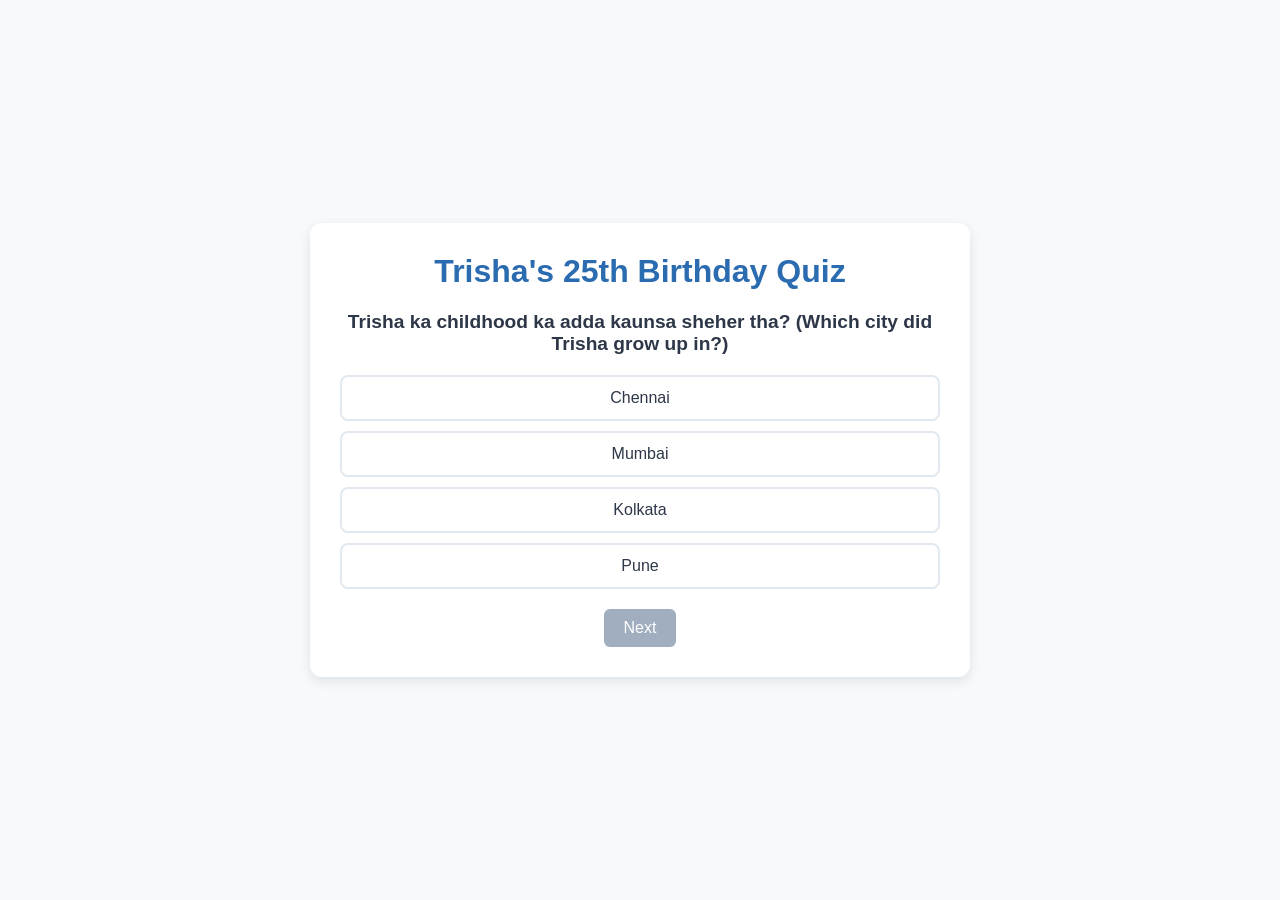
<file: index.html>
<!DOCTYPE html>
<html lang="en">
<head>
    <meta charset="UTF-8">
    <meta name="viewport" content="width=device-width, initial-scale=1.0">
    <title>Trisha's 25th Birthday Quiz</title>
    <link rel="stylesheet" href="style.css">
</head>
<body>
    <div class="quiz-wrapper">
        <h1>Trisha's 25th Birthday Quiz</h1>
        <div id="question-container" class="question-container">
            <div id="question" class="question"></div>
            <div id="options" class="options"></div>
        </div>
        <button id="next-btn" class="next-btn" disabled>Next</button>
        <div id="score-container" class="score-container hidden"></div>
    </div>
    <script src="quiz.js"></script>
</body>
</html>
</file>
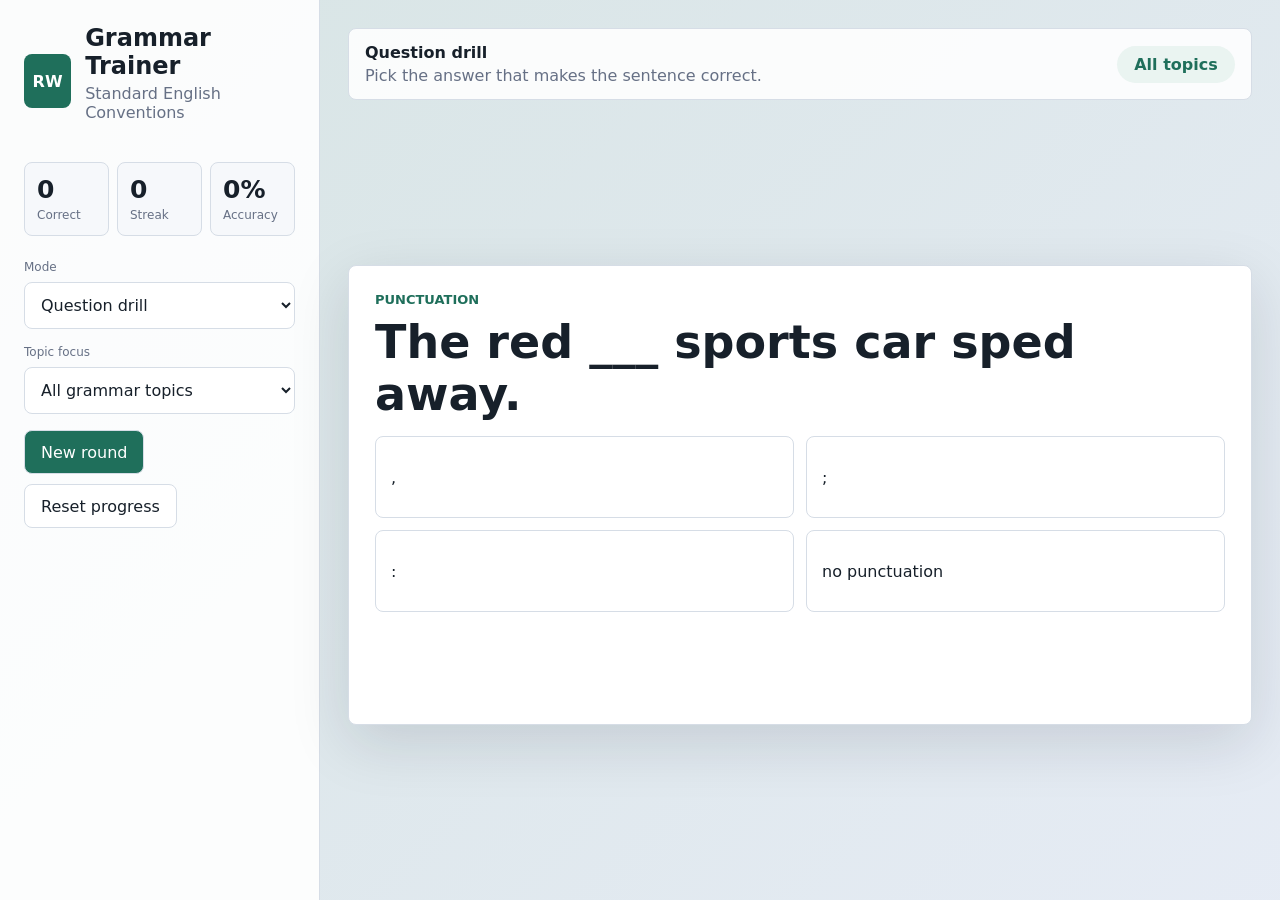
<file: sat-grammar/index.html>
<!doctype html>
<html lang="en">
  <head>
    <meta charset="utf-8" />
    <meta name="viewport" content="width=device-width, initial-scale=1" />
    <meta name="apple-mobile-web-app-capable" content="yes" />
    <meta name="apple-mobile-web-app-title" content="SAT Grammar" />
    <meta name="apple-mobile-web-app-status-bar-style" content="default" />
    <meta name="theme-color" content="#1f6f5b" />
    <title>Eashan SAT Grammar Trainer</title>
    <link rel="stylesheet" href="./styles.css" />
  </head>
  <body>
    <main class="app-shell">
      <aside class="sidebar" aria-label="SAT grammar controls">
        <div class="brand">
          <div class="brand-mark" aria-hidden="true">RW</div>
          <div>
            <h1>Grammar Trainer</h1>
            <p>Standard English Conventions</p>
          </div>
        </div>

        <section class="stats-grid" aria-label="Progress">
          <div>
            <span id="correctCount">0</span>
            <label>Correct</label>
          </div>
          <div>
            <span id="streakCount">0</span>
            <label>Streak</label>
          </div>
          <div>
            <span id="accuracyCount">0%</span>
            <label>Accuracy</label>
          </div>
        </section>

        <div class="controls">
          <label for="modeSelect">Mode</label>
          <select id="modeSelect">
            <option value="drill">Question drill</option>
            <option value="rules">Rule cards</option>
            <option value="decision">Punctuation tree</option>
            <option value="blurt">Blurt practice</option>
          </select>
        </div>

        <div class="controls">
          <label for="topicSelect">Topic focus</label>
          <select id="topicSelect">
            <option value="all">All grammar topics</option>
            <option value="punctuation">Punctuation</option>
            <option value="clauses">Clauses</option>
            <option value="agreement">Subject-verb agreement</option>
            <option value="verbs">Verb tense</option>
            <option value="modifiers">Modifiers</option>
            <option value="parallelism">Parallelism</option>
            <option value="pronouns">Pronouns</option>
          </select>
        </div>

        <div class="action-row">
          <button id="newRoundBtn" type="button">New round</button>
          <button id="resetBtn" type="button">Reset progress</button>
        </div>
      </aside>

      <section class="stage" aria-live="polite">
        <div class="top-strip">
          <div>
            <strong id="screenTitle">Question drill</strong>
            <span id="screenMeta">Pick the answer that makes the sentence correct.</span>
          </div>
          <div class="pill" id="topicPill">All topics</div>
        </div>

        <section id="drillView" class="mode-panel">
          <div class="question-card">
            <p class="eyebrow" id="questionTopic">Punctuation</p>
            <h2 id="questionText">Loading...</h2>
            <div id="choiceGrid" class="choice-grid"></div>
            <div id="feedback" class="feedback"></div>
          </div>
        </section>

        <section id="rulesView" class="mode-panel hidden">
          <div class="rule-card">
            <p class="eyebrow" id="ruleTopic">Rule</p>
            <h2 id="ruleTitle">Independent Clause</h2>
            <p id="ruleBody"></p>
            <div class="rule-example" id="ruleExample"></div>
          </div>
          <div class="answer-row">
            <button id="prevRuleBtn" type="button">Previous</button>
            <button id="nextRuleBtn" type="button">Next rule</button>
          </div>
        </section>

        <section id="decisionView" class="mode-panel hidden">
          <div class="tree-grid" id="treeGrid"></div>
        </section>

        <section id="blurtView" class="mode-panel hidden">
          <div class="blurt-layout">
            <div class="rule-card">
              <p class="eyebrow">Memory check</p>
              <h2 id="blurtPrompt">Write all seven FANBOYS.</h2>
              <textarea id="blurtInput" placeholder="Type from memory here..."></textarea>
              <div class="answer-row">
                <button id="showAnswerBtn" type="button">Show answer</button>
                <button id="nextBlurtBtn" type="button">Next prompt</button>
              </div>
            </div>
            <div id="blurtAnswer" class="answer-panel"></div>
          </div>
        </section>
      </section>
    </main>

    <script src="./grammar-data.js"></script>
    <script src="./app.js"></script>
  </body>
</html>
</file>
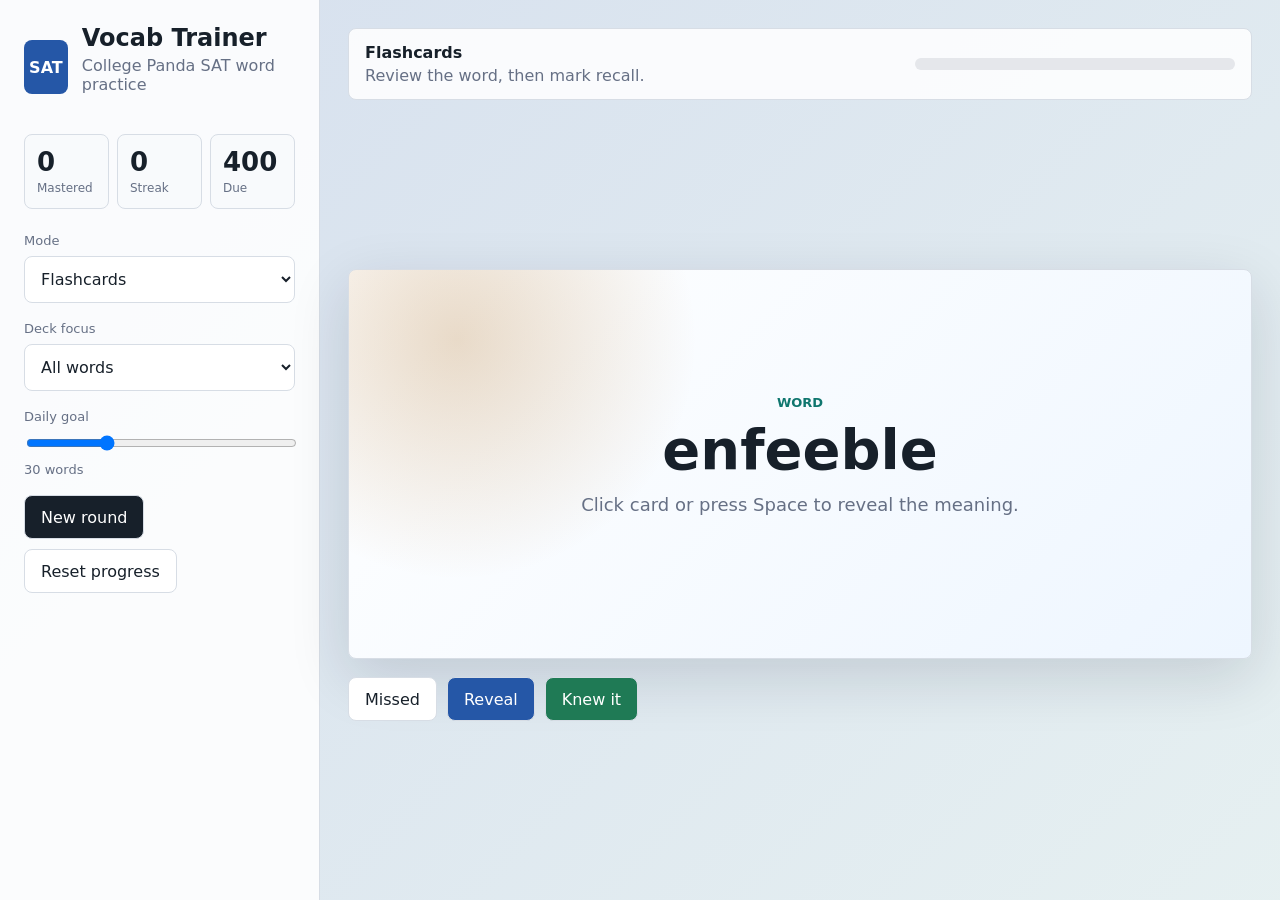
<file: sat-vocab/index.html>
<!doctype html>
<html lang="en">
  <head>
    <meta charset="utf-8" />
    <meta name="viewport" content="width=device-width, initial-scale=1" />
    <meta name="apple-mobile-web-app-capable" content="yes" />
    <meta name="apple-mobile-web-app-title" content="SAT Vocab" />
    <meta name="apple-mobile-web-app-status-bar-style" content="default" />
    <meta name="theme-color" content="#2557a7" />
    <title>Eashan SAT Vocab Trainer</title>
    <link rel="stylesheet" href="./styles.css" />
  </head>
  <body>
    <main class="app-shell">
      <aside class="sidebar" aria-label="Study controls">
        <div class="brand">
          <div class="brand-mark" aria-hidden="true">SAT</div>
          <div>
            <h1>Vocab Trainer</h1>
            <p>College Panda SAT word practice</p>
          </div>
        </div>

        <section class="stats-grid" aria-label="Progress">
          <div>
            <span id="masteredCount">0</span>
            <label>Mastered</label>
          </div>
          <div>
            <span id="streakCount">0</span>
            <label>Streak</label>
          </div>
          <div>
            <span id="dueCount">0</span>
            <label>Due</label>
          </div>
        </section>

        <div class="controls">
          <label for="modeSelect">Mode</label>
          <select id="modeSelect">
            <option value="flash">Flashcards</option>
            <option value="quiz">Multiple choice</option>
            <option value="type">Type answer</option>
            <option value="match">Speed match</option>
            <option value="import">Import words</option>
          </select>
        </div>

        <div class="controls">
          <label for="deckFilter">Deck focus</label>
          <select id="deckFilter">
            <option value="all">All words</option>
            <option value="due">Due / weak words</option>
            <option value="new">New words</option>
            <option value="mastered">Mastered review</option>
          </select>
        </div>

        <div class="controls">
          <label for="dailyGoal">Daily goal</label>
          <input id="dailyGoal" type="range" min="10" max="80" value="30" step="5" />
          <output id="dailyGoalOut">30 words</output>
        </div>

        <div class="action-row">
          <button id="resetSessionBtn" type="button">New round</button>
          <button id="resetProgressBtn" type="button">Reset progress</button>
        </div>
      </aside>

      <section class="stage" aria-live="polite">
        <div class="progress-strip">
          <div>
            <strong id="sessionTitle">Flashcards</strong>
            <span id="sessionMeta">Review the word, then mark recall.</span>
          </div>
          <div class="meter" aria-label="Daily progress">
            <div id="goalMeter"></div>
          </div>
        </div>

        <section id="flashView" class="mode-panel">
          <div class="word-card" id="flashCard" tabindex="0" role="button" aria-label="Flip flashcard">
            <div class="card-face">
              <p class="eyebrow" id="flashTag">Word</p>
              <h2 id="flashWord">abate</h2>
              <p id="flashHint">Click card or press Space to reveal the meaning.</p>
              <p class="example-line" id="flashExample"></p>
            </div>
          </div>
          <div class="answer-row">
            <button id="forgotBtn" type="button">Missed</button>
            <button id="flipBtn" type="button">Reveal</button>
            <button id="knewBtn" type="button">Knew it</button>
          </div>
        </section>

        <section id="quizView" class="mode-panel hidden">
          <div class="prompt-line">
            <p class="eyebrow">Choose the meaning</p>
            <h2 id="quizWord">abate</h2>
          </div>
          <div id="quizChoices" class="choice-grid"></div>
          <p id="quizFeedback" class="feedback"></p>
          <p id="quizExample" class="example-line"></p>
        </section>

        <section id="typeView" class="mode-panel hidden">
          <div class="prompt-line">
            <p class="eyebrow">Type the word</p>
            <h2 id="typeDefinition">to reduce in intensity</h2>
          </div>
          <form id="typeForm" class="type-form">
            <input id="typeInput" autocomplete="off" spellcheck="false" placeholder="Enter word" />
            <button type="submit">Check</button>
          </form>
          <p id="typeFeedback" class="feedback"></p>
          <p id="typeExample" class="example-line"></p>
        </section>

        <section id="matchView" class="mode-panel hidden">
          <div class="match-head">
            <div>
              <p class="eyebrow">Speed match</p>
              <h2>Pair words with meanings</h2>
            </div>
            <div class="timer"><span id="matchTimer">0.0</span>s</div>
          </div>
          <div id="matchBoard" class="match-board"></div>
          <p id="matchFeedback" class="feedback"></p>
        </section>

        <section id="importView" class="mode-panel hidden">
          <div class="import-layout">
            <div>
              <p class="eyebrow">Import Quizlet terms</p>
              <h2>Paste exported words</h2>
              <p class="body-copy">
                Open Quizlet, use export/copy if available, then paste one term and definition per line. Supported formats:
                term TAB definition, term - definition, or term: definition.
              </p>
              <textarea id="importText" placeholder="abate	to reduce in intensity&#10;aberration - a departure from what is normal&#10;abstain: to choose not to do something"></textarea>
              <div class="answer-row">
                <button id="importBtn" type="button">Import words</button>
                <button id="restoreStarterBtn" type="button">Restore starter deck</button>
              </div>
            </div>
            <div class="import-note">
              <h3>Quizlet note</h3>
              <p>
                The linked Quizlet set is protected, so the app keeps working with a starter SAT list and lets you paste the official export later.
              </p>
              <p>
                Password for the set: <strong>mindfish</strong>
              </p>
            </div>
          </div>
        </section>
      </section>
    </main>

    <script src="./vocab-data.js"></script>
    <script src="./app.js"></script>
  </body>
</html>
</file>
<file: style.css>
body {
    font-family: Arial, Helvetica, sans-serif;
    background-color: #f7fafc;
    color: #2d3748;
    margin: 0;
    padding: 0;
    display: flex;
    justify-content: center;
    align-items: center;
    min-height: 100vh;
}

.quiz-wrapper {
    background: #ffffff;
    padding: 30px;
    border-radius: 12px;
    box-shadow: 0 4px 12px rgba(0, 0, 0, 0.1);
    max-width: 600px;
    width: 100%;
    text-align: center;
}

h1 {
    margin-top: 0;
    color: #2b6cb0;
}

.question {
    font-size: 1.2rem;
    margin-bottom: 20px;
    font-weight: bold;
}

.options {
    display: flex;
    flex-direction: column;
    gap: 10px;
    margin-bottom: 20px;
}

.option {
    padding: 12px 16px;
    border: 2px solid #e2e8f0;
    border-radius: 8px;
    cursor: pointer;
    transition: background-color 0.2s, border-color 0.2s;
}

.option:hover {
    background-color: #f0f8ff;
}

.option.selected {
    border-color: #2b6cb0;
    background-color: #ebf8ff;
}

.next-btn {
    padding: 10px 20px;
    font-size: 1rem;
    background-color: #2b6cb0;
    color: #ffffff;
    border: none;
    border-radius: 6px;
    cursor: pointer;
    transition: background-color 0.2s;
}

.next-btn:disabled {
    background-color: #a0aec0;
    cursor: not-allowed;
}

.next-btn:not(:disabled):hover {
    background-color: #1e5aa6;
}

.score-container {
    margin-top: 20px;
    font-size: 1.2rem;
    font-weight: bold;
}

.hidden {
    display: none;
}
</file>
<file: sat-grammar/styles.css>
:root {
  color-scheme: light;
  --ink: #17202a;
  --muted: #667085;
  --line: #d6dde6;
  --paper: #f6f8fb;
  --white: #ffffff;
  --green: #1f6f5b;
  --blue: #2557a7;
  --red: #b42318;
  --gold: #9a5b13;
  --shadow: 0 18px 60px rgba(15, 23, 42, 0.13);
}

* {
  box-sizing: border-box;
}

body {
  margin: 0;
  min-height: 100vh;
  background:
    linear-gradient(135deg, rgba(31, 111, 91, 0.14), rgba(37, 87, 167, 0.08)),
    var(--paper);
  color: var(--ink);
  font-family: Inter, ui-sans-serif, system-ui, -apple-system, BlinkMacSystemFont, "Segoe UI", sans-serif;
  -webkit-tap-highlight-color: transparent;
}

button,
select,
textarea {
  font: inherit;
  border: 1px solid var(--line);
}

button {
  min-height: 44px;
  border-radius: 8px;
  padding: 0 16px;
  background: var(--ink);
  color: var(--white);
  cursor: pointer;
}

button:hover {
  filter: brightness(1.06);
}

#resetBtn,
#prevRuleBtn {
  background: var(--white);
  color: var(--ink);
}

#newRoundBtn,
#nextRuleBtn,
#nextBlurtBtn {
  background: var(--green);
}

.app-shell {
  display: grid;
  grid-template-columns: 320px minmax(0, 1fr);
  min-height: 100vh;
}

.sidebar {
  padding: 24px;
  background: rgba(255, 255, 255, 0.9);
  border-right: 1px solid var(--line);
}

.brand {
  display: flex;
  align-items: center;
  gap: 14px;
  margin-bottom: 24px;
}

.brand-mark {
  display: grid;
  place-items: center;
  width: 54px;
  height: 54px;
  border-radius: 8px;
  background: var(--green);
  color: var(--white);
  font-weight: 900;
}

h1,
h2,
h3,
p {
  margin-top: 0;
}

h1 {
  margin-bottom: 4px;
  font-size: 24px;
}

h2 {
  font-size: clamp(25px, 4.2vw, 46px);
  line-height: 1.12;
  margin-bottom: 16px;
}

.brand p,
.top-strip span,
.feedback,
.rule-card p,
.answer-panel {
  color: var(--muted);
}

.stats-grid {
  display: grid;
  grid-template-columns: repeat(3, 1fr);
  gap: 8px;
  margin-bottom: 24px;
}

.stats-grid div {
  padding: 12px;
  background: var(--paper);
  border: 1px solid var(--line);
  border-radius: 8px;
}

.stats-grid span {
  display: block;
  font-size: 25px;
  font-weight: 850;
}

.stats-grid label,
.controls label {
  color: var(--muted);
  font-size: 12px;
}

.controls {
  display: grid;
  gap: 8px;
  margin-bottom: 16px;
}

select,
textarea {
  width: 100%;
  border-radius: 8px;
  background: var(--white);
  color: var(--ink);
  padding: 12px;
}

textarea {
  min-height: 220px;
  resize: vertical;
}

.action-row,
.answer-row {
  display: flex;
  gap: 10px;
  flex-wrap: wrap;
}

.stage {
  display: grid;
  grid-template-rows: auto 1fr;
  gap: 18px;
  padding: 28px;
}

.top-strip {
  display: flex;
  justify-content: space-between;
  gap: 16px;
  align-items: center;
  padding: 14px 16px;
  background: rgba(255, 255, 255, 0.88);
  border: 1px solid var(--line);
  border-radius: 8px;
}

.top-strip span {
  display: block;
  margin-top: 4px;
}

.pill {
  min-width: 118px;
  padding: 9px 12px;
  border-radius: 999px;
  background: #eaf4f1;
  color: var(--green);
  text-align: center;
  font-weight: 800;
}

.mode-panel {
  min-height: 560px;
  display: grid;
  align-content: center;
  gap: 18px;
}

.hidden {
  display: none;
}

.question-card,
.rule-card {
  padding: 26px;
  background: var(--white);
  border: 1px solid var(--line);
  border-radius: 8px;
  box-shadow: var(--shadow);
}

.eyebrow {
  color: var(--green);
  font-size: 13px;
  font-weight: 850;
  text-transform: uppercase;
  margin-bottom: 10px;
}

.choice-grid {
  display: grid;
  grid-template-columns: repeat(2, minmax(0, 1fr));
  gap: 12px;
}

.choice-grid button {
  min-height: 82px;
  background: var(--white);
  color: var(--ink);
  text-align: left;
  padding: 15px;
}

.choice-grid button.correct {
  border-color: var(--green);
  background: #eaf8f1;
}

.choice-grid button.wrong {
  border-color: var(--red);
  background: #fff1f0;
}

.feedback {
  min-height: 72px;
  margin-top: 14px;
  font-weight: 700;
  line-height: 1.45;
}

.feedback.good {
  color: var(--green);
}

.feedback.bad {
  color: var(--red);
}

.rule-card p,
.rule-example,
.answer-panel {
  font-size: 18px;
  line-height: 1.55;
}

.rule-example,
.answer-panel,
.tree-step {
  padding: 16px;
  background: #fbfcfe;
  border: 1px solid var(--line);
  border-radius: 8px;
}

.tree-grid {
  display: grid;
  grid-template-columns: repeat(2, minmax(0, 1fr));
  gap: 12px;
}

.tree-step h3 {
  margin-bottom: 8px;
  font-size: 18px;
}

.tree-step p {
  color: var(--muted);
  line-height: 1.45;
}

.blurt-layout {
  display: grid;
  grid-template-columns: minmax(0, 1.2fr) minmax(280px, 0.8fr);
  gap: 18px;
}

.answer-panel {
  align-self: start;
  min-height: 260px;
  white-space: pre-wrap;
}

@media (max-width: 860px) {
  .app-shell {
    grid-template-columns: 1fr;
  }

  .sidebar {
    border-right: 0;
    border-bottom: 1px solid var(--line);
    padding: 16px;
  }

  .brand {
    margin-bottom: 14px;
  }

  .brand-mark {
    width: 46px;
    height: 46px;
  }

  h1 {
    font-size: 21px;
  }

  h2 {
    font-size: clamp(24px, 8vw, 38px);
  }

  .stage {
    padding: 14px;
  }

  .top-strip,
  .blurt-layout {
    display: grid;
  }

  .choice-grid,
  .tree-grid {
    grid-template-columns: 1fr;
  }

  .mode-panel {
    min-height: 390px;
  }

  .question-card,
  .rule-card {
    padding: 18px;
  }
}

@media (max-width: 430px) {
  .stats-grid {
    grid-template-columns: repeat(3, minmax(0, 1fr));
  }

  .stats-grid div {
    padding: 10px 8px;
  }

  .stats-grid span {
    font-size: 21px;
  }

  .action-row,
  .answer-row {
    display: grid;
    grid-template-columns: 1fr;
  }
}
</file>
<file: sat-vocab/styles.css>
:root {
  color-scheme: light;
  --ink: #17202a;
  --muted: #667085;
  --line: #d7dde5;
  --paper: #f8fafc;
  --white: #ffffff;
  --blue: #2557a7;
  --green: #1f7a55;
  --red: #b42318;
  --gold: #a15c07;
  --teal: #0f766e;
  --shadow: 0 18px 60px rgba(15, 23, 42, 0.14);
}

* {
  box-sizing: border-box;
}

body {
  margin: 0;
  min-height: 100vh;
  background:
    linear-gradient(135deg, rgba(37, 87, 167, 0.16), rgba(15, 118, 110, 0.08)),
    var(--paper);
  color: var(--ink);
  font-family: Inter, ui-sans-serif, system-ui, -apple-system, BlinkMacSystemFont, "Segoe UI", sans-serif;
  -webkit-tap-highlight-color: transparent;
}

button,
input,
select,
textarea {
  font: inherit;
}

button,
select,
input,
textarea {
  border: 1px solid var(--line);
}

button {
  min-height: 44px;
  border-radius: 8px;
  background: var(--ink);
  color: var(--white);
  cursor: pointer;
  padding: 0 16px;
  touch-action: manipulation;
}

button:hover {
  filter: brightness(1.06);
}

button.secondary,
#resetProgressBtn,
#forgotBtn {
  background: var(--white);
  color: var(--ink);
}

#knewBtn,
#importBtn {
  background: var(--green);
}

#flipBtn {
  background: var(--blue);
}

.app-shell {
  display: grid;
  grid-template-columns: 320px minmax(0, 1fr);
  min-height: 100vh;
}

.sidebar {
  background: rgba(255, 255, 255, 0.88);
  border-right: 1px solid var(--line);
  padding: 24px;
}

.brand {
  display: flex;
  gap: 14px;
  align-items: center;
  margin-bottom: 24px;
}

.brand-mark {
  display: grid;
  place-items: center;
  width: 54px;
  height: 54px;
  border-radius: 8px;
  background: var(--blue);
  color: var(--white);
  font-weight: 800;
}

h1,
h2,
h3,
p {
  margin-top: 0;
}

h1 {
  margin-bottom: 4px;
  font-size: 24px;
}

h2 {
  font-size: clamp(30px, 5.4vw, 56px);
  line-height: 1.08;
  margin-bottom: 14px;
}

h3 {
  font-size: 18px;
}

.brand p,
.body-copy,
.feedback,
.prompt-line p,
.import-note p {
  color: var(--muted);
}

.stats-grid {
  display: grid;
  grid-template-columns: repeat(3, 1fr);
  gap: 8px;
  margin-bottom: 24px;
}

.stats-grid div {
  background: var(--paper);
  border: 1px solid var(--line);
  border-radius: 8px;
  padding: 12px;
}

.stats-grid span {
  display: block;
  font-size: 26px;
  font-weight: 800;
}

.stats-grid label {
  color: var(--muted);
  font-size: 12px;
}

.controls {
  display: grid;
  gap: 8px;
  margin-bottom: 18px;
}

.controls label {
  color: var(--muted);
  font-size: 13px;
}

select,
input,
textarea {
  width: 100%;
  border-radius: 8px;
  background: var(--white);
  color: var(--ink);
  padding: 12px;
}

input[type="range"] {
  padding: 0;
}

output {
  color: var(--muted);
  font-size: 13px;
}

.action-row,
.answer-row {
  display: flex;
  gap: 10px;
  flex-wrap: wrap;
}

.stage {
  padding: 28px;
  display: grid;
  grid-template-rows: auto 1fr;
  gap: 18px;
}

.progress-strip {
  display: flex;
  justify-content: space-between;
  gap: 18px;
  align-items: center;
  background: rgba(255, 255, 255, 0.86);
  border: 1px solid var(--line);
  border-radius: 8px;
  padding: 14px 16px;
}

.progress-strip span {
  color: var(--muted);
  display: block;
  margin-top: 4px;
}

.meter {
  width: min(320px, 38vw);
  height: 12px;
  overflow: hidden;
  background: #e5e7eb;
  border-radius: 999px;
}

#goalMeter {
  width: 0%;
  height: 100%;
  background: linear-gradient(90deg, var(--green), var(--teal));
}

.mode-panel {
  min-height: 560px;
  display: grid;
  align-content: center;
  gap: 18px;
}

.hidden {
  display: none;
}

.word-card {
  min-height: 390px;
  display: grid;
  place-items: center;
  border-radius: 8px;
  background:
    radial-gradient(circle at 12% 18%, rgba(161, 92, 7, 0.22), transparent 28%),
    linear-gradient(135deg, #ffffff, #eef6ff);
  box-shadow: var(--shadow);
  border: 1px solid var(--line);
  padding: 30px;
  cursor: pointer;
}

.card-face {
  text-align: center;
  max-width: 760px;
}

.eyebrow {
  color: var(--teal);
  font-size: 13px;
  font-weight: 800;
  margin-bottom: 10px;
  text-transform: uppercase;
}

#flashHint {
  font-size: 18px;
  color: var(--muted);
}

.example-line {
  max-width: 760px;
  margin: 14px auto 0;
  color: #344054;
  font-size: 17px;
  line-height: 1.5;
}

.example-line::before {
  content: "";
}

.example-line strong {
  color: var(--gold);
  font-weight: 800;
}

.example-line span {
  display: block;
  margin-top: 6px;
}

.prompt-line {
  background: var(--white);
  border: 1px solid var(--line);
  border-radius: 8px;
  padding: 24px;
}

.choice-grid {
  display: grid;
  grid-template-columns: repeat(2, minmax(0, 1fr));
  gap: 12px;
}

.choice-grid button,
.match-item {
  min-height: 86px;
  background: var(--white);
  color: var(--ink);
  text-align: left;
  border-radius: 8px;
  padding: 16px;
}

.choice-grid button.correct,
.match-item.correct {
  border-color: var(--green);
  background: #eaf8f1;
}

.choice-grid button.wrong,
.match-item.wrong {
  border-color: var(--red);
  background: #fff1f0;
}

.feedback {
  min-height: 28px;
  font-weight: 700;
}

.feedback.good {
  color: var(--green);
}

.feedback.bad {
  color: var(--red);
}

.type-form {
  display: grid;
  grid-template-columns: minmax(0, 1fr) auto;
  gap: 10px;
}

.type-form input {
  min-height: 56px;
  font-size: 22px;
}

.match-head {
  display: flex;
  justify-content: space-between;
  align-items: end;
  gap: 18px;
}

.timer {
  min-width: 104px;
  text-align: center;
  background: var(--ink);
  color: var(--white);
  border-radius: 8px;
  padding: 12px;
  font-size: 22px;
  font-weight: 800;
}

.match-board {
  display: grid;
  grid-template-columns: repeat(2, minmax(0, 1fr));
  gap: 12px;
}

.match-item.selected {
  border-color: var(--blue);
  box-shadow: 0 0 0 3px rgba(37, 87, 167, 0.16);
}

.import-layout {
  display: grid;
  grid-template-columns: minmax(0, 1.5fr) minmax(260px, 0.5fr);
  gap: 18px;
}

textarea {
  min-height: 260px;
  resize: vertical;
}

.import-note {
  align-self: start;
  background: var(--white);
  border: 1px solid var(--line);
  border-radius: 8px;
  padding: 18px;
}

@media (max-width: 860px) {
  .app-shell {
    grid-template-columns: 1fr;
  }

  .sidebar {
    border-right: 0;
    border-bottom: 1px solid var(--line);
    padding: 16px;
  }

  .brand {
    margin-bottom: 14px;
  }

  .brand-mark {
    width: 46px;
    height: 46px;
  }

  h1 {
    font-size: 21px;
  }

  h2 {
    font-size: clamp(28px, 10.5vw, 46px);
  }

  .stage {
    padding: 14px;
  }

  .stats-grid {
    margin-bottom: 14px;
  }

  .controls {
    margin-bottom: 12px;
  }

  button,
  select,
  input,
  textarea {
    font-size: 16px;
  }

  .progress-strip,
  .match-head,
  .import-layout {
    display: grid;
  }

  .meter {
    width: 100%;
  }

  .choice-grid,
  .match-board,
  .type-form {
    grid-template-columns: 1fr;
  }

  .mode-panel {
    min-height: 390px;
  }

  .word-card {
    min-height: 330px;
    padding: 18px;
  }

  #flashHint {
    font-size: 17px;
  }

  .example-line {
    font-size: 15px;
  }

  .choice-grid button,
  .match-item {
    min-height: 76px;
  }
}

@media (max-width: 430px) {
  .stats-grid {
    grid-template-columns: repeat(3, minmax(0, 1fr));
  }

  .stats-grid div {
    padding: 10px 8px;
  }

  .stats-grid span {
    font-size: 22px;
  }

  .action-row,
  .answer-row {
    display: grid;
    grid-template-columns: 1fr;
  }
}
</file>
